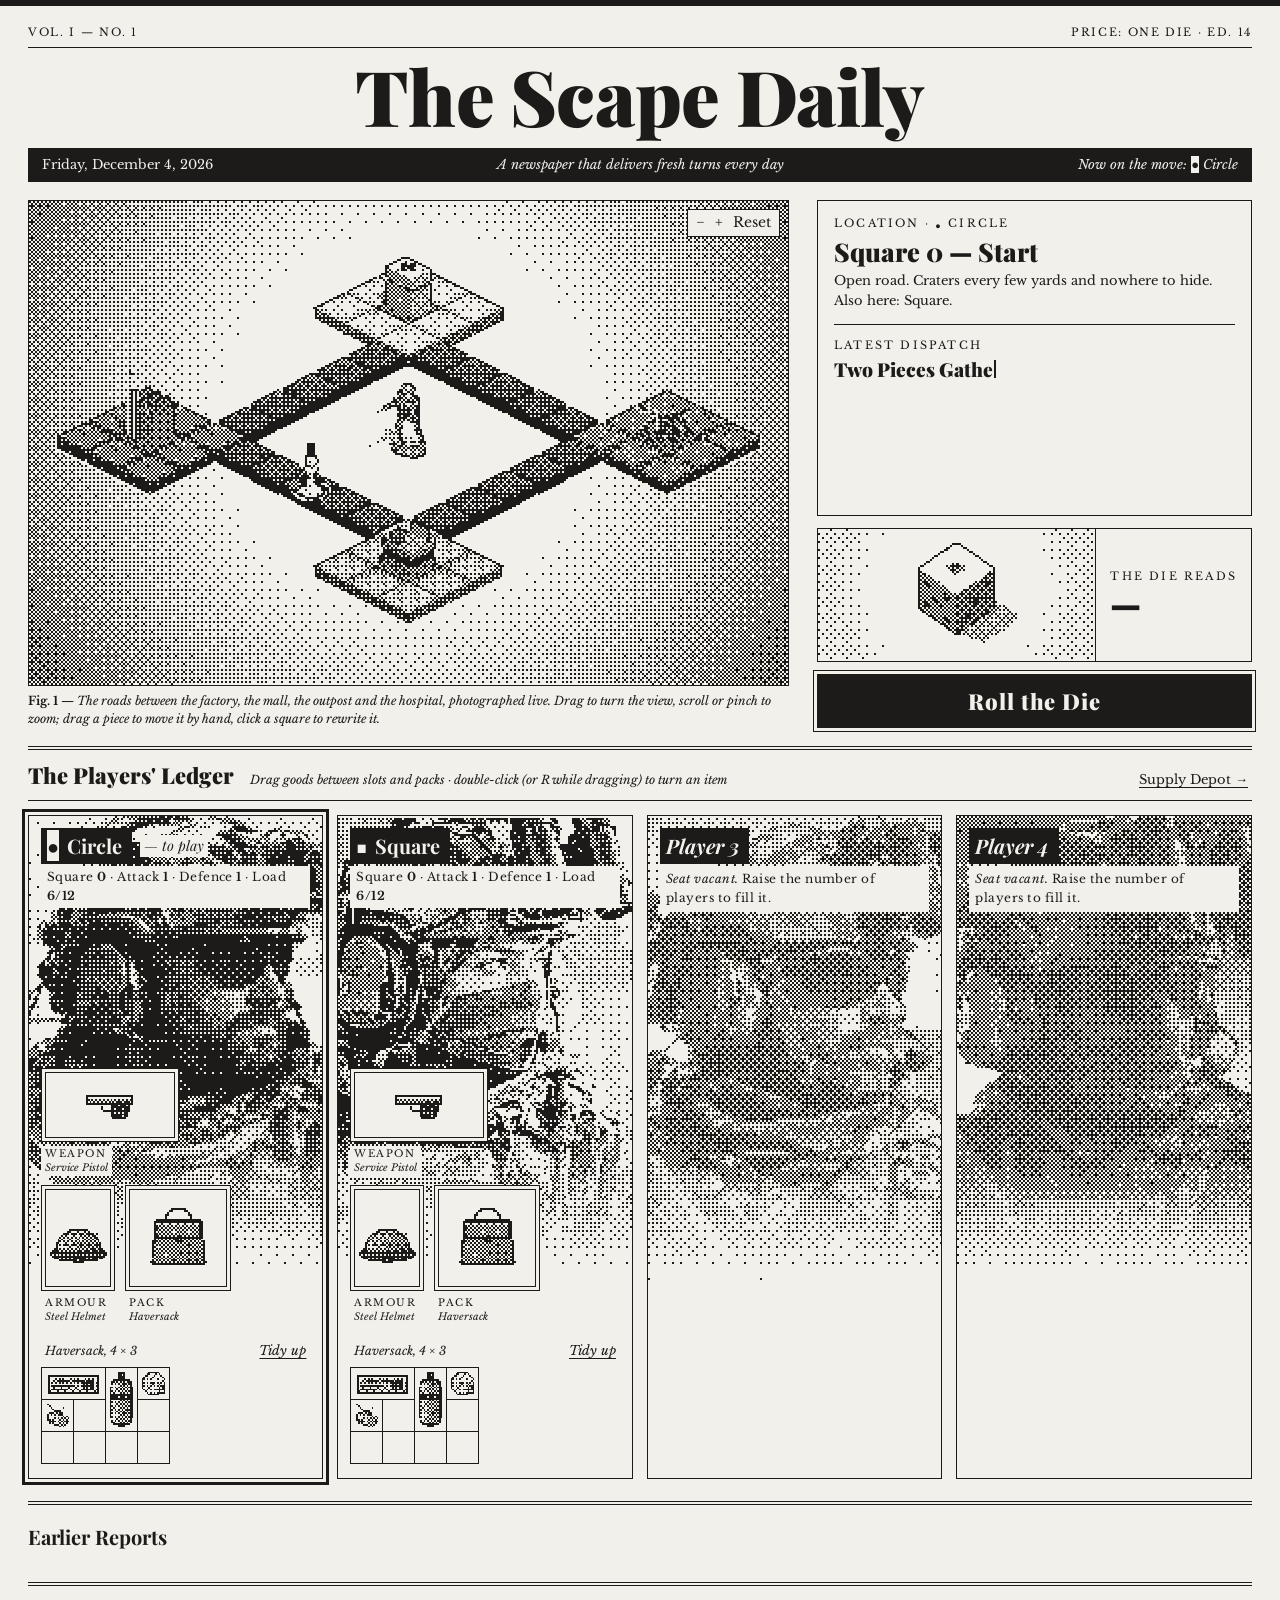
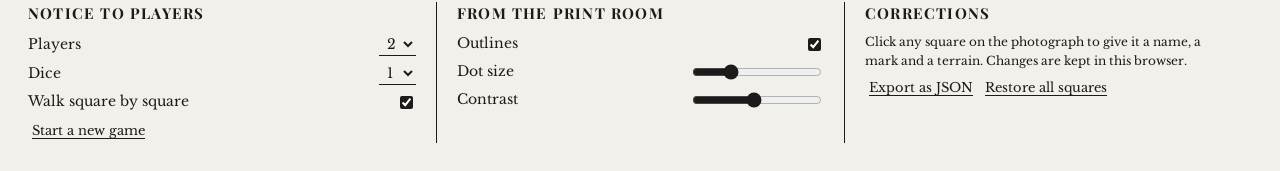
<file: index.html>
<!doctype html>
<html lang="en">
<head>
  <meta charset="utf-8">
  <meta name="viewport" content="width=device-width, initial-scale=1">
  <title>The Scape Daily</title>
  <link rel="preconnect" href="https://fonts.googleapis.com">
  <link rel="preconnect" href="https://fonts.gstatic.com" crossorigin>
  <link rel="stylesheet" href="https://fonts.googleapis.com/css2?family=Playfair+Display:ital,wght@0,700;0,900;1,400&family=Libre+Baskerville:ital,wght@0,400;0,700;1,400&display=swap">
  <link rel="stylesheet" href="css/style.css?v=14">
</head>
<body>
  <main class="paper">
    <header class="masthead">
      <div class="ears">
        <span id="edition">Vol. I — No. 1</span>
        <span>Price: One Die · Ed. <span id="build">14</span></span>
      </div>
      <h1>The Scape Daily</h1>
      <div class="dateline">
        <span id="today"></span>
        <span class="motto">A newspaper that delivers fresh turns every day</span>
        <span id="onMove"></span>
      </div>
    </header>

    <div class="desk">
      <!-- 左上：ボード（動く写真） -->
      <figure class="photo">
        <div class="stage" id="stage">
          <div class="view-btns">
            <button class="link" id="zoomOut" title="Zoom out (-)">−</button>
            <button class="link" id="zoomIn" title="Zoom in (+)">+</button>
            <button class="link" id="viewReset" title="Reset view (R)">Reset</button>
          </div>
        </div>
        <figcaption>
          <b>Fig. 1</b> — The roads between the factory, the mall, the outpost and the hospital, photographed live.
          Drag to turn the view, scroll or pinch to zoom; drag a piece to move it by hand,
          click a square to rewrite it.
        </figcaption>
      </figure>

      <!-- 右上：ロケーション・サイコロ・ダイスロール -->
      <aside class="side">
        <article class="location">
          <span class="kicker" id="locWho">Location</span>
          <h2 id="locTitle"></h2>
          <p id="locBody"></p>
          <hr>
          <div class="lead" id="lead">
            <span class="kicker">Latest dispatch</span>
            <h3 id="leadHead"></h3>
            <p id="leadBody"></p>
          </div>
        </article>

        <div class="dice-box">
          <div class="dice-stage" id="diceStage"></div>
          <div class="die-reading">
            <span class="kicker">The die reads</span>
            <span class="reading" id="diceTotal">—</span>
          </div>
        </div>
        <button class="roll" id="rollBtn">Roll the Die</button>
      </aside>

      <!-- 下段：プレイヤー 1〜4 のボード -->
      <section class="ledger">
        <header class="ledger-head">
          <h2>The Players' Ledger</h2>
          <p class="deck">Drag goods between slots and packs · double-click (or R while dragging) to turn an item</p>
          <p class="notice" id="ledgerNotice" aria-live="polite"></p>
          <button class="link" id="depotToggle" aria-expanded="false">Supply Depot →</button>
        </header>
        <div class="boards" id="boards"></div>
      </section>
    </div>

    <!-- 補給所：右から出てくる差し込み -->
    <aside class="depot" id="depot" aria-hidden="true">
      <header>
        <h3>Supply Depot</h3>
        <button class="link" id="depotClose">Close ✕</button>
      </header>
      <p class="deck">By order of the quartermaster: all goods issued free of charge to any player.
        Drag into a pack or a slot; drop here to give an item up.</p>
      <div class="depot-items" id="depotItems"></div>
    </aside>

    <hr class="double">

    <section class="archive">
      <h3>Earlier Reports</h3>
      <div id="archive"></div>
    </section>

    <hr class="double">

    <!-- 下段：設定は「案内広告」として -->
    <footer class="classifieds">
      <section>
        <h3>Notice to Players</h3>
        <label class="row">Players
          <select id="playerCount">
            <option>1</option><option selected>2</option><option>3</option><option>4</option>
          </select>
        </label>
        <label class="row">Dice
          <select id="diceCount">
            <option selected>1</option><option>2</option><option>3</option>
          </select>
        </label>
        <label class="row">Walk square by square
          <input type="checkbox" id="stepMove" checked>
        </label>
        <button class="link" id="resetBtn">Start a new game</button>
      </section>

      <section>
        <h3>From the Print Room</h3>
        <label class="row">Outlines <input type="checkbox" id="vEdges" checked></label>
        <label class="row">Dot size <input type="range" id="vPixel" min="1" max="5" step="1" value="2"></label>
        <label class="row">Contrast <input type="range" id="vContrast" min="0.6" max="2.2" step="0.05" value="1.35"></label>
      </section>

      <section>
        <h3>Corrections</h3>
        <p>Click any square on the photograph to give it a name, a mark and a terrain.
          Changes are kept in this browser.</p>
        <button class="link" id="exportBtn">Export as JSON</button>
        <button class="link" id="clearSquaresBtn">Restore all squares</button>
      </section>
    </footer>
  </main>

  <dialog id="squareDialog">
    <form method="dialog" class="sq-form">
      <span class="kicker">Correction</span>
      <h3 id="sqTitle">Square</h3>
      <label>Name <input id="sqName" maxlength="8"></label>
      <label>Mark <input id="sqIcon" maxlength="2" placeholder="★ ? ♠ …"></label>
      <div class="swatches" id="sqSwatches"></div>
      <div class="row end">
        <button class="link" value="cancel">Cancel</button>
        <button class="roll small" value="ok">Print it</button>
      </div>
    </form>
  </dialog>

  <script src="vendor/three.min.js"></script>
  <script src="js/map.js?v=14"></script>
  <script src="js/config.js?v=14"></script>
  <script src="js/textures.js?v=14"></script>
  <script src="js/dither.js?v=14"></script>
  <script src="js/press.js?v=14"></script>
  <script src="js/items.js?v=14"></script>
  <script src="js/portraits.js?v=14"></script>
  <script src="js/ledger.js?v=14"></script>
  <script src="js/main.js?v=14"></script>
</body>
</html>
</file>
<file: css/style.css>
/* The Scape Daily — モノクロの英字新聞。色は ink と paper の 2 色だけ。 */

:root {
  --ink: #1c1b1a;
  --paper: #f2f0ea;
  --rule: 1px solid var(--ink);
  --serif: "Libre Baskerville", "Times New Roman", Times, serif;
  --display: "Playfair Display", "Times New Roman", Times, serif;
  /* 網点（ディザ風の灰色） */
  --dots: radial-gradient(var(--ink) 0.8px, transparent 1px) 0 0 / 3px 3px;
  --cell: 32px; /* 持ち物 1 マスの大きさ（挿絵は 16 ドット × 2） */
}

* { box-sizing: border-box; }

body {
  margin: 0;
  background: var(--paper);
  color: var(--ink);
  font-family: var(--serif);
  font-size: 14px;
  line-height: 1.55;
}

.paper {
  max-width: 1360px;
  margin: 0 auto;
  padding: 18px 28px 28px;
  border-top: 6px solid var(--ink);
}

hr { border: 0; border-top: var(--rule); margin: 18px 0; }
hr.double { border-top: 4px double var(--ink); margin: 22px 0 16px; }

.kicker {
  display: block;
  font-size: 11px;
  letter-spacing: .2em;
  text-transform: uppercase;
}

/* ---------- 題字 ---------- */

.masthead { text-align: center; }
.ears {
  display: flex;
  justify-content: space-between;
  font-size: 11px;
  letter-spacing: .15em;
  text-transform: uppercase;
  border-bottom: var(--rule);
  padding-bottom: 6px;
}
.masthead h1 {
  margin: 4px 0 10px;
  font-family: var(--display);
  font-weight: 900;
  font-size: clamp(44px, 6vw, 84px);
  line-height: 1.12;
  letter-spacing: -.01em;
}
.dateline {
  display: grid;
  grid-template-columns: 1fr auto 1fr;
  align-items: center;
  gap: 12px;
  padding: 7px 14px;
  background: var(--ink);
  color: var(--paper);
  font-size: 13px;
}
.dateline > :first-child { text-align: left; }
.dateline > :last-child { text-align: right; font-style: italic; }
.motto { font-style: italic; }

/* ---------- 一面（PC：左上ボード / 右上ロケーション・サイコロ / 下段プレイヤー 4 人） ---------- */

.desk {
  display: grid;
  grid-template-columns: minmax(0, 1.75fr) minmax(0, 1fr);
  grid-template-areas:
    "board side"
    "players players";
  gap: 18px 28px;
  margin-top: 18px;
}
.photo { grid-area: board; }
.side {
  grid-area: side;
  display: flex;
  flex-direction: column;
  gap: 12px;
  min-width: 0;
  min-height: 0;
}
.ledger { grid-area: players; }

.location {
  flex: 1 1 0;
  min-height: 0;
  overflow-y: auto;
  padding: 14px 16px;
  border: var(--rule);
}
.location h2 {
  margin: 4px 0 6px;
  font-family: var(--display);
  font-weight: 900;
  font-size: clamp(22px, 2vw, 30px);
  line-height: 1.1;
}
.location > p { margin: 0; font-size: 13px; }
.location hr { margin: 12px 0; }
.location .chip { width: 15px; height: 15px; font-size: 9px; vertical-align: -2px; }

.dice-box {
  display: flex;
  align-items: stretch;
  border: var(--rule);
}
.dice-stage { position: relative; flex: 1; height: 132px; overflow: hidden; }
.dice-stage canvas { position: absolute; inset: 0; display: block; }
.die-reading {
  display: flex;
  flex-direction: column;
  justify-content: center;
  min-width: 120px;
  padding: 0 14px;
  border-left: var(--rule);
}
.side .roll { width: 100%; }

.photo { margin: 0; }
.stage {
  position: relative;
  height: clamp(360px, 54vh, 640px);
  border: var(--rule);
  overflow: hidden;
}
.stage canvas { position: absolute; inset: 0; display: block; touch-action: none; }
figcaption {
  margin-top: 6px;
  font-size: 12px;
  font-style: italic;
  line-height: 1.5;
}
figcaption b { font-style: normal; }

.view-btns {
  z-index: 1;
  position: absolute;
  top: 8px;
  right: 8px;
  display: flex;
  gap: 2px;
  background: var(--paper);
  border: var(--rule);
  padding: 0 4px;
}

.reading {
  font-family: var(--display);
  font-weight: 900;
  font-size: 34px;
  line-height: 1.1;
  text-transform: uppercase;
}

/* ---------- ボタン ---------- */

button { font: inherit; color: inherit; cursor: pointer; }

.roll {
  font-family: var(--display);
  font-weight: 900;
  font-size: 22px;
  letter-spacing: .04em;
  padding: 10px 26px;
  background: var(--ink);
  color: var(--paper);
  border: 0;
  outline: 1px solid var(--ink);
  outline-offset: 3px;
  transition: outline-offset .15s;
}
.roll:hover { outline-offset: 6px; }
.roll:active { outline-offset: 1px; }
.roll:disabled { background: var(--dots), var(--paper); color: var(--ink); cursor: default; }
.roll.small { font-size: 16px; padding: 6px 18px; }

.link {
  background: none;
  border: 0;
  padding: 2px 4px;
  font-size: 13px;
  text-decoration: underline;
  text-underline-offset: 3px;
}
.link:hover { background: var(--ink); color: var(--paper); text-decoration: none; }
.view-btns .link { text-decoration: none; font-size: 14px; }

/* ---------- 記事 ---------- */

.lead h3 {
  margin: 4px 0 10px;
  font-family: var(--display);
  font-weight: 900;
  font-size: clamp(18px, 1.5vw, 22px);
  line-height: 1.15;
  min-height: 2.3em;
}
.lead h3 .caret {
  display: inline-block;
  width: .08em;
  height: .9em;
  margin-left: .05em;
  background: var(--ink);
  vertical-align: -.05em;
  animation: blink .8s steps(1) infinite;
}
@keyframes blink { 50% { opacity: 0; } }
.lead p {
  margin: 0;
  font-size: 13px;
  text-align: justify;
  hyphens: auto;
}
.lead p::first-letter {
  float: left;
  font-family: var(--display);
  font-weight: 900;
  font-size: 3em;
  line-height: .85;
  padding: 4px 6px 0 0;
}
.lead p.in { animation: ink-in .9s ease-out; }
@keyframes ink-in { from { opacity: 0; filter: blur(2px); } }

h3 {
  margin: 0 0 8px;
  font-family: var(--display);
  font-weight: 700;
  font-size: 20px;
}

  font-weight: normal;
  font-size: 10px;
  letter-spacing: .15em;
  text-transform: uppercase;
  text-align: left;
  border-bottom: var(--rule);
  padding: 2px 4px;
}

.chip {
  display: inline-flex;
  align-items: center;
  justify-content: center;
  width: 18px;
  height: 18px;
  font-size: 11px;
  line-height: 1;
  border: 1px solid var(--ink);
}
.chip.light { background: var(--paper); color: var(--ink); }
.chip.dark { background: var(--ink); color: var(--paper); }

.archive #archive {
  max-height: 300px;
  overflow-y: auto;
  columns: 3;
  column-gap: 20px;
  column-rule: var(--rule);
}
.archive article { break-inside: avoid; margin-bottom: 12px; }
.archive h4 {
  margin: 0 0 2px;
  font-family: var(--display);
  font-size: 15px;
  line-height: 1.2;
}
.archive p { margin: 0; font-size: 12px; line-height: 1.5; }
.archive article.new { animation: ink-in .6s ease-out; }

/* ---------- プレイヤーボード ---------- */

.ledger { user-select: none; -webkit-user-select: none; }
.ledger-head {
  display: flex;
  align-items: baseline;
  gap: 16px;
  flex-wrap: wrap;
  padding: 8px 0;
  border-top: 4px double var(--ink);
  border-bottom: var(--rule);
  margin-bottom: 14px;
}
.ledger-head h2 {
  margin: 0;
  font-family: var(--display);
  font-weight: 900;
  font-size: 22px;
}
.ledger-head .notice { flex: 1; margin: 0; }
.deck { margin: 0; font-size: 12px; font-style: italic; }
.notice {
  min-height: 1.4em;
  font-family: var(--display);
  font-weight: 700;
  opacity: 0;
}
.notice.show { animation: notice 2.6s ease-out; }
@keyframes notice { 0%, 70% { opacity: 1; } 100% { opacity: 0; } }

.boards {
  display: grid;
  grid-template-columns: repeat(4, minmax(0, 1fr));
}
.boards { gap: 0 14px; }
.board {
  position: relative;
  min-width: 0;
  min-height: 420px;
  padding: 12px 12px 14px;
  border: var(--rule);
  background-color: var(--paper);
}
/* 背景のディザ写真（js/portraits.js が --portrait に入れる） */
.board.has-portrait {
  background-image: var(--portrait);
  background-size: 100% 100%;
  background-repeat: no-repeat;
  image-rendering: pixelated;
}
.board.vacant h3 { font-style: italic; }
.portrait-space { height: 150px; }
.board.vacant .stats { background: var(--paper); padding: 4px 6px; }

/* 写真の上の文字は紙・墨の札に載せて読めるようにする */
.nameplate {
  display: inline-flex;
  align-items: center;
  gap: 8px;
  padding: 2px 10px 3px 6px;
  background: var(--ink);
  color: var(--paper);
}
.nameplate .chip.dark { border-color: var(--paper); }
.board h3 i { background: var(--paper); padding: 0 4px; }
.board .stats { display: inline-block; background: var(--paper); padding: 2px 6px; }
.slot figcaption { display: inline-block; background: var(--paper); padding: 1px 4px; }
.slot-box { background: var(--paper); }
.bag-head span { background: var(--paper); padding: 0 4px; }
.bag-head .tidy { background: var(--paper); }
.board .bag { background-color: var(--paper); }
.board h3 { display: flex; align-items: center; gap: 8px; margin-bottom: 2px; }
.board h3 i { font-weight: normal; font-size: 14px; }
.board.current { outline: 3px solid var(--ink); outline-offset: 3px; }
.board .stats { margin: 0 0 10px; font-size: 12px; letter-spacing: .04em; }

.slots {
  display: grid;
  grid-template-columns: auto auto;
  grid-template-areas: "weapon weapon" "armor pack";
  justify-content: start;
  gap: 8px 10px;
}
.slot-weapon { grid-area: weapon; }
.slot-armor { grid-area: armor; }
.slot-pack { grid-area: pack; }
.slot { margin: 0; }
.slot-box {
  display: flex;
  align-items: center;
  justify-content: center;
  width: calc(var(--bw) * var(--cell) + 10px);
  height: calc(var(--bh) * var(--cell) + 10px);
  border: var(--rule);
  outline: 1px solid var(--ink);
  outline-offset: -5px;
}
.slot figcaption { margin-top: 4px; font-size: 10px; letter-spacing: .15em; text-transform: uppercase; font-style: normal; line-height: 1.4; }
.slot figcaption span { letter-spacing: 0; text-transform: none; font-style: italic; }
.slot.ok .slot-box { background: var(--dots); }
.slot.bad .slot-box { outline-style: dashed; outline-offset: -8px; }
.slot-box .item { position: relative; }

.bag-head {
  display: flex;
  justify-content: space-between;
  align-items: baseline;
  margin: 12px 0 4px;
  font-size: 12px;
  font-style: italic;
}
.bag {
  position: relative;
  width: calc(var(--cols) * var(--cell) + 1px);
  height: calc(var(--rows) * var(--cell) + 1px);
  /* 罫線のマス目 */
  background:
    repeating-linear-gradient(90deg, var(--ink) 0 1px, transparent 1px var(--cell)),
    repeating-linear-gradient(180deg, var(--ink) 0 1px, transparent 1px var(--cell));
}

.item {
  position: absolute;
  left: calc(var(--x, 0) * var(--cell));
  top: calc(var(--y, 0) * var(--cell));
  width: calc(var(--w) * var(--cell) + 1px);
  height: calc(var(--h) * var(--cell) + 1px);
  padding: 2px;
  cursor: grab;
  touch-action: none;
  transition: left .25s ease-out, top .25s ease-out;
}
.bag .item { background: var(--paper); border: var(--rule); }
.item img { display: block; width: 100%; height: 100%; image-rendering: pixelated; pointer-events: none; }
.item:hover { outline: 1px solid var(--ink); outline-offset: 2px; z-index: 1; }
.item.lifted { opacity: .25; }
.item.ghost {
  position: fixed;
  left: 0;
  top: 0;
  z-index: 100;
  pointer-events: none;
  background: transparent;
  transition: none;
  filter: drop-shadow(3px 3px 0 rgba(28, 27, 26, .35));
}

.preview {
  position: absolute;
  left: calc(var(--x) * var(--cell));
  top: calc(var(--y) * var(--cell));
  width: calc(var(--w) * var(--cell) + 1px);
  height: calc(var(--h) * var(--cell) + 1px);
  pointer-events: none;
  z-index: 2;
}
.preview.ok { background: var(--dots); outline: 2px solid var(--ink); outline-offset: -2px; }
.preview.bad { outline: 2px dashed var(--ink); outline-offset: -2px; background: repeating-linear-gradient(45deg, var(--ink) 0 1px, transparent 1px 6px); }

.depot {
  position: fixed;
  top: 0;
  right: 0;
  bottom: 0;
  z-index: 50;
  width: min(360px, 92vw);
  padding: 16px 20px;
  overflow-y: auto;
  background: var(--paper);
  border-left: 4px double var(--ink);
  transform: translateX(100%);
  transition: transform .3s ease-out;
  user-select: none;
  -webkit-user-select: none;
}
.depot.open { transform: none; }
.depot header { display: flex; justify-content: space-between; align-items: baseline; }
.depot.ok .depot-items { background: var(--dots); }
.depot-items {
  display: grid;
  grid-template-columns: 1fr 1fr;
  gap: 0 12px;
  margin-top: 10px;
}
.ad {
  display: flex;
  gap: 8px;
  align-items: center;
  padding: 6px 0;
  border-bottom: 1px dotted var(--ink);
  font-size: 11px;
  line-height: 1.3;
}
.ad b { font-family: var(--display); font-size: 13px; }
.ad span { font-style: italic; }
.ad-pic {
  --cell: 16px;
  flex: none;
  width: 52px;
  display: flex;
  justify-content: center;
}
.ad-pic .item { position: relative; left: 0; top: 0; }

/* ---------- 下段（案内広告） ---------- */

.classifieds {
  display: grid;
  grid-template-columns: repeat(3, minmax(0, 1fr));
}
.classifieds section { padding: 0 20px; border-left: var(--rule); }
.classifieds section:first-child { padding-left: 0; border-left: 0; }
.classifieds h3 { text-transform: uppercase; font-size: 15px; letter-spacing: .08em; }
.classifieds p { margin: 0 0 6px; font-size: 12px; }

.row { display: flex; align-items: center; justify-content: space-between; gap: 8px; margin-bottom: 6px; }
.row.end { justify-content: flex-end; gap: 14px; margin: 14px 0 0; }

select, input {
  font: inherit;
  color: var(--ink);
  background: transparent;
  border: 0;
  border-bottom: var(--rule);
  border-radius: 0;
  padding: 1px 4px;
}
input[type=checkbox], input[type=range] { accent-color: var(--ink); }
input[type=range] { width: 130px; border: 0; }

/* ---------- 訂正ダイアログ ---------- */

dialog {
  border: var(--rule);
  outline: 1px solid var(--ink);
  outline-offset: 4px;
  padding: 18px 22px;
  color: var(--ink);
  background: var(--paper);
}
dialog::backdrop { background: var(--dots); }
.sq-form { display: flex; flex-direction: column; gap: 10px; min-width: 280px; }
.sq-form h3 { font-size: 26px; margin: 0 0 4px; }
.sq-form label { display: flex; justify-content: space-between; align-items: center; gap: 10px; }
.swatches { display: flex; gap: 6px; flex-wrap: wrap; }
.swatch {
  padding: 4px 10px;
  font-size: 12px;
  background: var(--paper);
  border: var(--rule);
}
.swatch::before {
  content: "";
  display: inline-block;
  width: 10px;
  height: 10px;
  margin-right: 6px;
  vertical-align: -1px;
  border: var(--rule);
  background: var(--tone);
}
.swatch.on { background: var(--ink); color: var(--paper); }

/* ---------- 狭い画面 ---------- */

@media (max-width: 900px) {
  .paper { padding: 12px 14px 20px; }
  .desk { grid-template-columns: minmax(0, 1fr); grid-template-areas: "board" "side" "players"; }
  .location { flex: none; overflow: visible; }
  .stage { height: min(70vh, 85vw); min-height: 0; }
  .dateline { grid-template-columns: 1fr; text-align: center; gap: 2px; }
  .dateline > * { text-align: center !important; }
  .classifieds { grid-template-columns: 1fr; }
  .classifieds section { padding: 12px 0; border-left: 0; border-top: var(--rule); }
  .classifieds section:first-child { border-top: 0; }
  .archive #archive { columns: 1; }
  .boards { grid-template-columns: minmax(0, 1fr); gap: 22px; }
  .board { border-left: 0; padding: 0; }
  .board.vacant { display: none; }
  :root { --cell: 28px; }
  .roll { font-size: 18px; padding: 8px 18px; }
}
</file>
